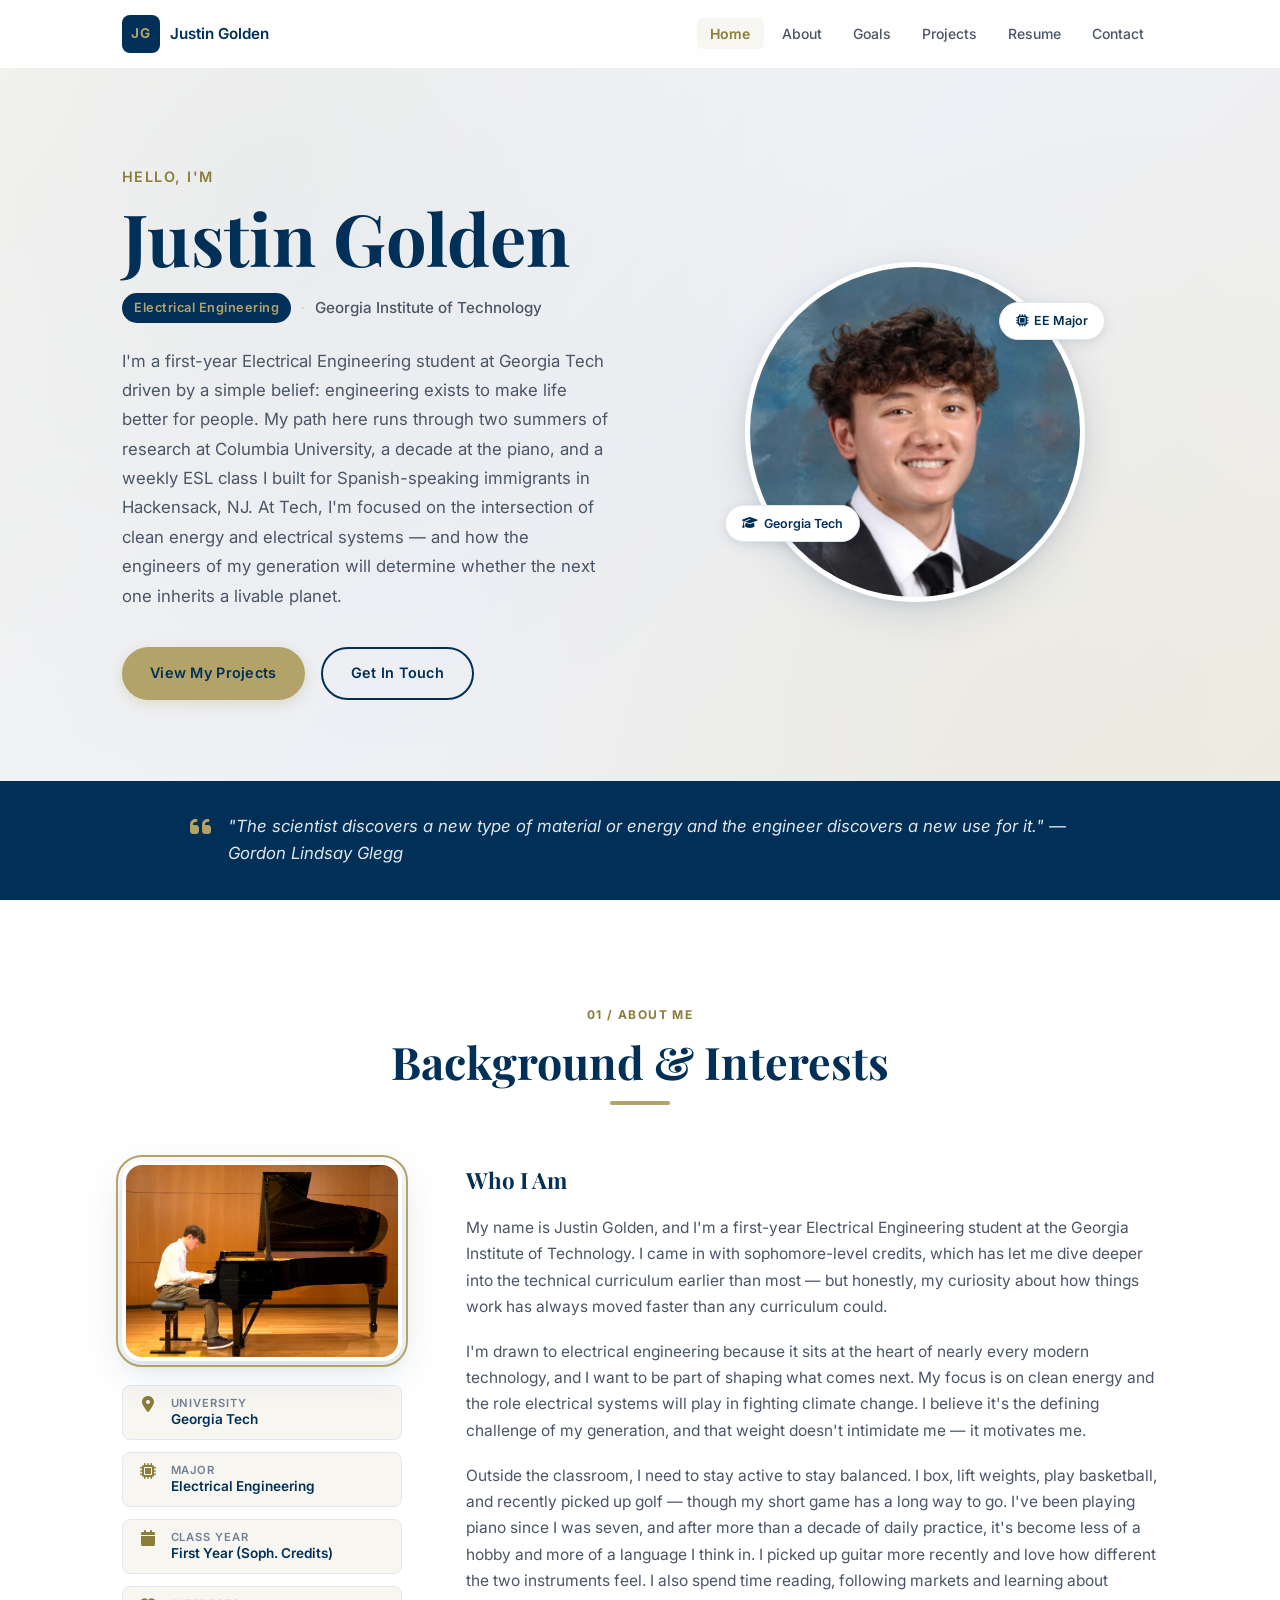
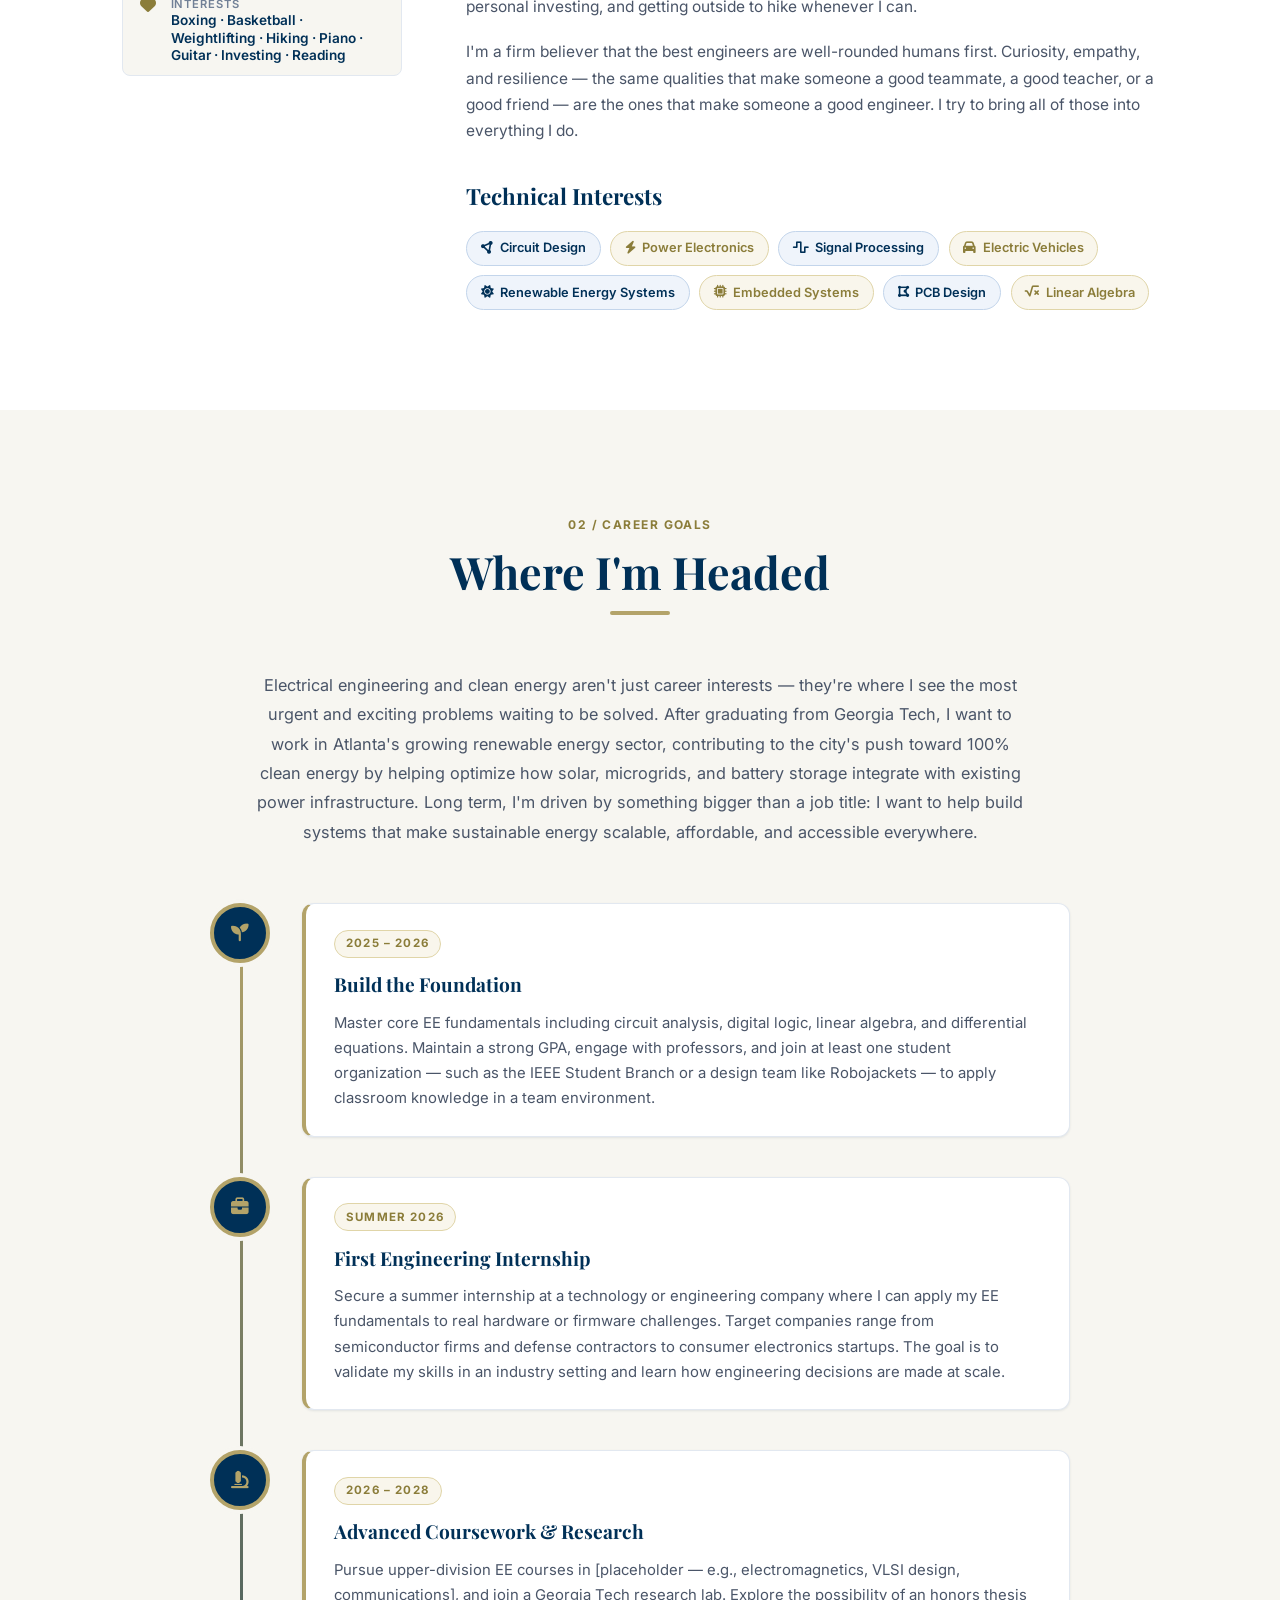
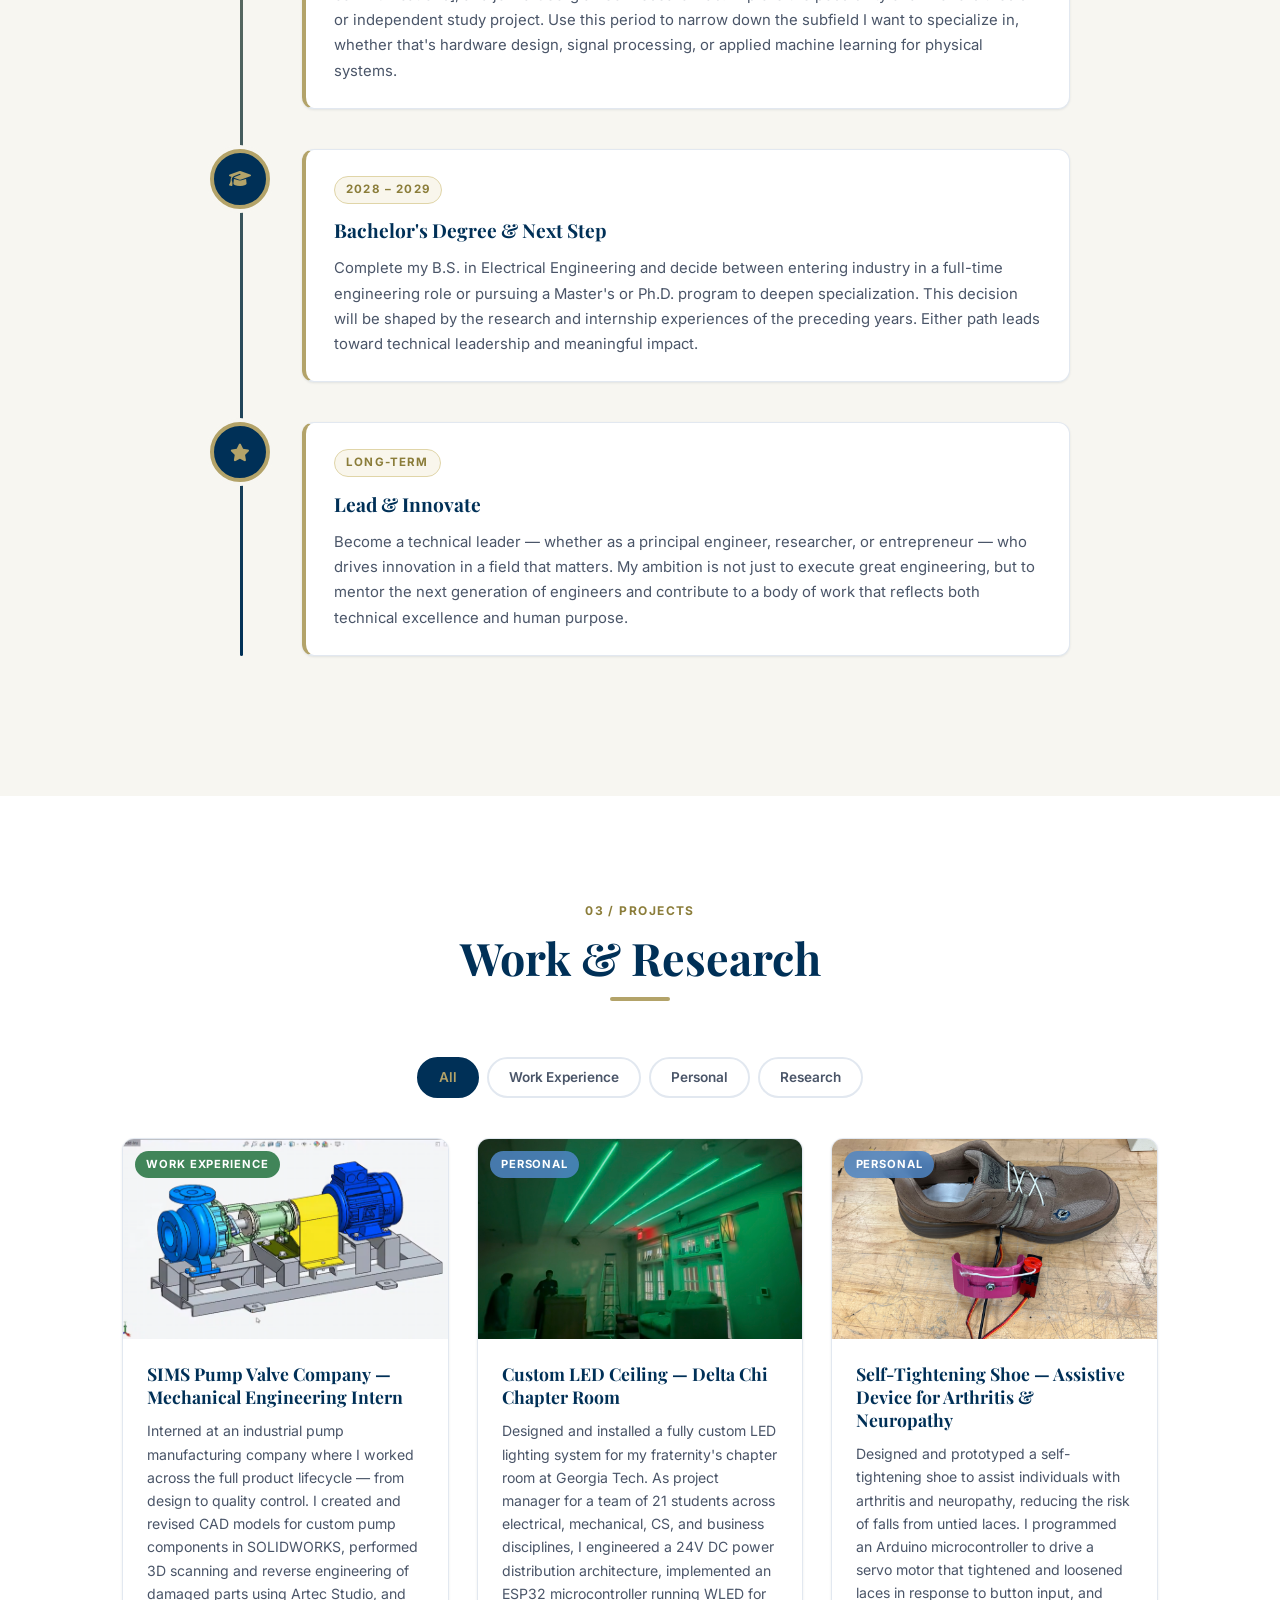
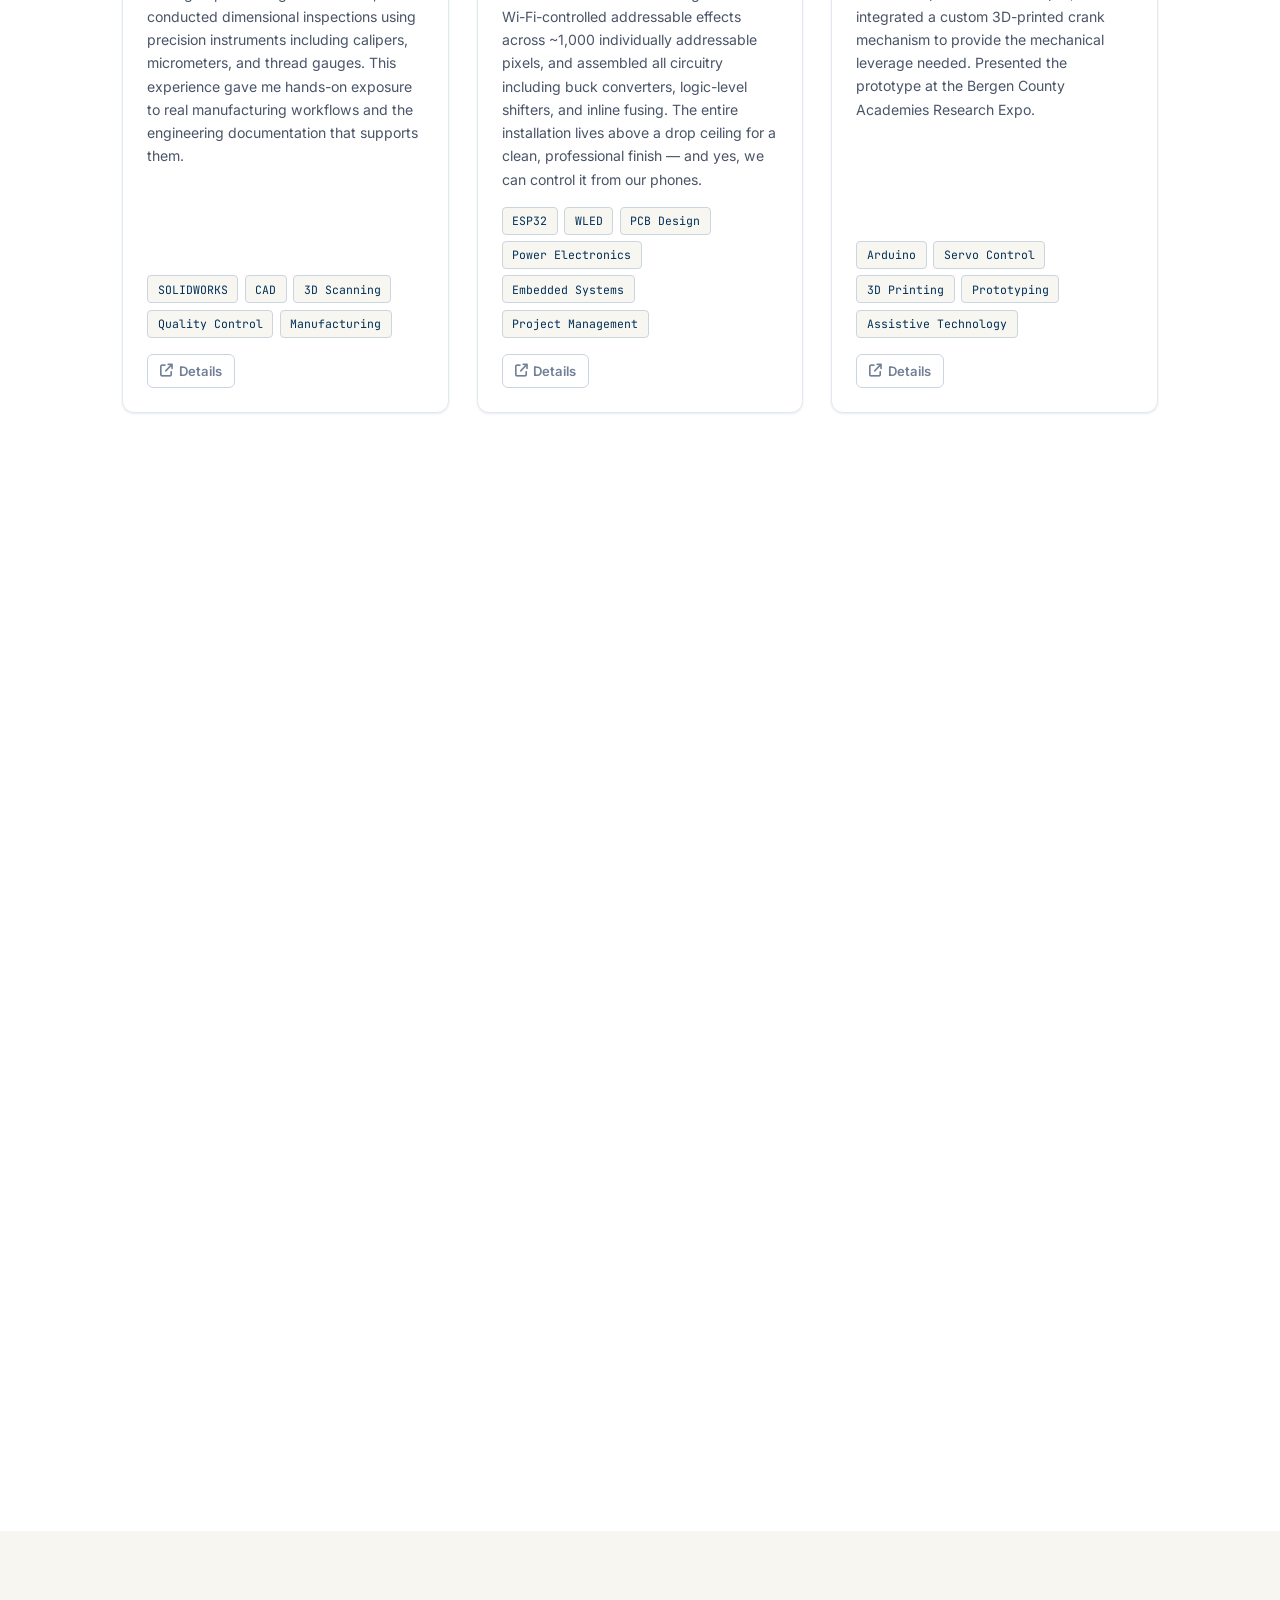
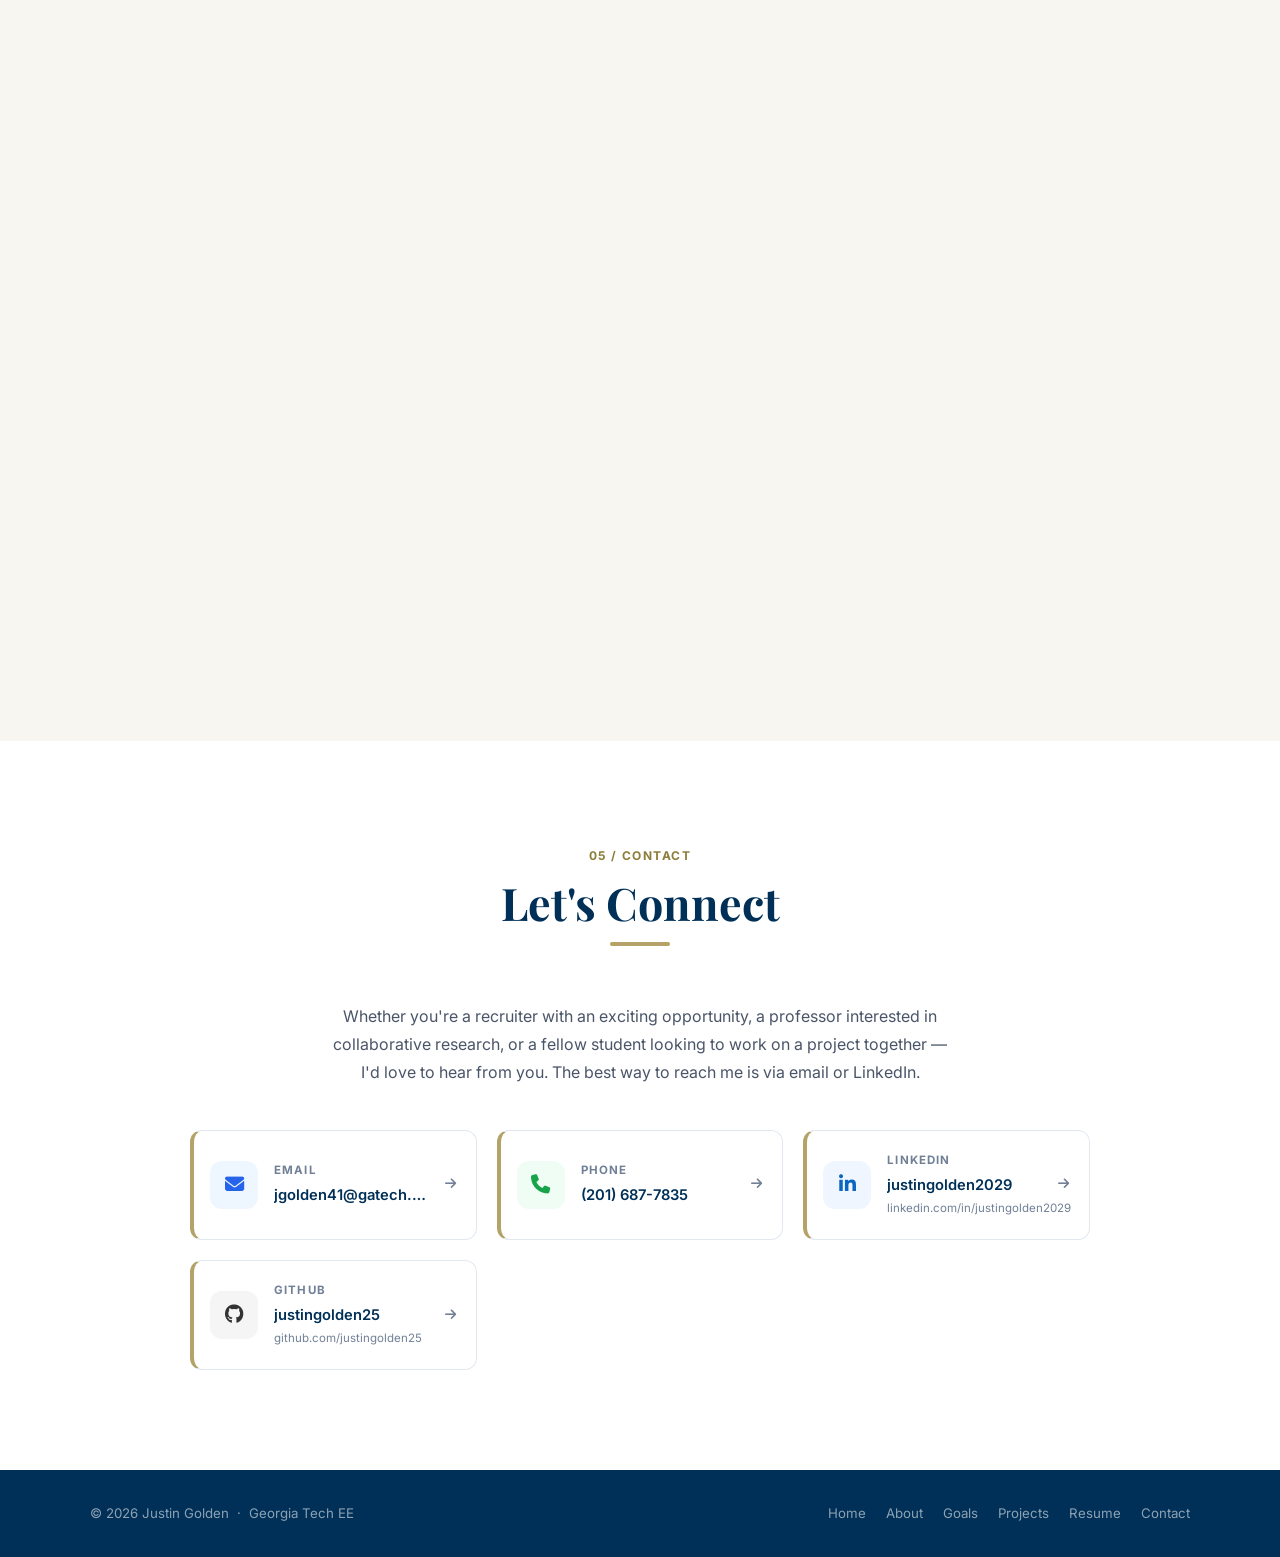
<file: index.html>
<!DOCTYPE html>
<html lang="en">
<head>
  <meta charset="UTF-8" />
  <meta name="viewport" content="width=device-width, initial-scale=1.0" />
  <title>Justin Golden | EE @ Georgia Tech</title>
  <meta name="description" content="Personal ePortfolio of Justin Golden — Electrical Engineering student at Georgia Institute of Technology." />
  <link rel="preconnect" href="https://fonts.googleapis.com" />
  <link rel="preconnect" href="https://fonts.gstatic.com" crossorigin />
  <link href="https://fonts.googleapis.com/css2?family=Playfair+Display:wght@600;700&family=Inter:wght@400;500;600;700&family=JetBrains+Mono:wght@400;500&display=swap" rel="stylesheet" />
  <link rel="stylesheet" href="https://cdnjs.cloudflare.com/ajax/libs/font-awesome/6.5.0/css/all.min.css" />
  <link rel="stylesheet" href="css/styles.css" />
</head>
<body>

  <!-- ===== NAVBAR ===== -->
  <nav class="navbar" id="navbar">
    <div class="nav-container">
      <a href="#home" class="nav-logo">
        <span class="logo-mark">JG</span>
        <span class="logo-name">Justin Golden</span>
      </a>
      <button class="hamburger" id="hamburger" aria-label="Toggle navigation" aria-expanded="false">
        <span></span><span></span><span></span>
      </button>
      <ul class="nav-links" id="navLinks">
        <li><a href="#home"     class="nav-link" data-section="home">Home</a></li>
        <li><a href="#about"    class="nav-link" data-section="about">About</a></li>
        <li><a href="#goals"    class="nav-link" data-section="goals">Goals</a></li>
        <li><a href="#projects" class="nav-link" data-section="projects">Projects</a></li>
        <li><a href="#resume"   class="nav-link" data-section="resume">Resume</a></li>
        <li><a href="#contact"  class="nav-link" data-section="contact">Contact</a></li>
      </ul>
    </div>
  </nav>

  <!-- ===== HERO / HOME ===== -->
  <section id="home" class="section hero-section">
    <div class="hero-bg-pattern"></div>
    <div class="hero-container">
      <div class="hero-text" data-reveal>
        <p class="hero-greeting">Hello, I'm</p>
        <h1 class="hero-name">Justin Golden</h1>
        <p class="hero-title">
          <span class="title-badge">Electrical Engineering</span>
          <span class="title-sep">·</span>
          Georgia Institute of Technology
        </p>
        <p class="hero-tagline">
          I'm a first-year Electrical Engineering student at Georgia Tech driven by a simple belief: engineering exists to make life better for people. My path here runs through two summers of research at Columbia University, a decade at the piano, and a weekly ESL class I built for Spanish-speaking immigrants in Hackensack, NJ. At Tech, I'm focused on the intersection of clean energy and electrical systems — and how the engineers of my generation will determine whether the next one inherits a livable planet.
        </p>
        <div class="hero-cta">
          <a href="#projects" class="btn btn-primary">View My Projects</a>
          <a href="#contact"  class="btn btn-outline">Get In Touch</a>
        </div>
      </div>
      <div class="hero-image" data-reveal>
        <div class="hero-img-frame">
          <img src="assets/jgheadshot.jpg" alt="Justin Golden" class="hero-portrait" />
          <div class="img-badge badge-gt">
            <i class="fa-solid fa-graduation-cap"></i>
            Georgia Tech
          </div>
          <div class="img-badge badge-ee">
            <i class="fa-solid fa-microchip"></i>
            EE Major
          </div>
        </div>
      </div>
    </div>
    <!-- Quote bar -->
    <div class="quote-bar" data-reveal>
      <div class="quote-inner">
        <i class="fa-solid fa-quote-left quote-icon"></i>
        <blockquote>
          "The scientist discovers a new type of material or energy and the engineer discovers a
          new use for it." — Gordon Lindsay Glegg
        </blockquote>
      </div>
    </div>
    <a href="#about" class="scroll-indicator" aria-label="Scroll to About section">
      <i class="fa-solid fa-chevron-down"></i>
    </a>
  </section>

  <!-- ===== ABOUT ME ===== -->
  <section id="about" class="section about-section">
    <div class="container">
      <div class="section-header" data-reveal>
        <span class="section-label">01 / About Me</span>
        <h2 class="section-title">Background &amp; Interests</h2>
      </div>

      <div class="about-grid">
        <!-- Left: Photo + quick stats -->
        <div class="about-left" data-reveal>
          <div class="about-photo-wrap">
            <img src="assets/jgpiano.png" alt="Justin Golden at the piano" class="about-photo" />
          </div>
          <div class="quick-stats">
            <div class="stat-card">
              <i class="fa-solid fa-location-dot stat-icon"></i>
              <div>
                <p class="stat-label">University</p>
                <p class="stat-value">Georgia Tech</p>
              </div>
            </div>
            <div class="stat-card">
              <i class="fa-solid fa-microchip stat-icon"></i>
              <div>
                <p class="stat-label">Major</p>
                <p class="stat-value">Electrical Engineering</p>
              </div>
            </div>
            <div class="stat-card">
              <i class="fa-solid fa-calendar stat-icon"></i>
              <div>
                <p class="stat-label">Class Year</p>
                <p class="stat-value">First Year (Soph. Credits)</p>
              </div>
            </div>
            <div class="stat-card">
              <i class="fa-solid fa-heart stat-icon"></i>
              <div>
                <p class="stat-label">Interests</p>
                <p class="stat-value">Boxing · Basketball · Weightlifting · Hiking · Piano · Guitar · Investing · Reading</p>
              </div>
            </div>
          </div>
        </div>

        <!-- Right: Bio + interests -->
        <div class="about-right" data-reveal>
          <h3 class="about-heading">Who I Am</h3>
          <p class="about-bio">
            My name is Justin Golden, and I'm a first-year Electrical Engineering student at the Georgia Institute of Technology. I came in with sophomore-level credits, which has let me dive deeper into the technical curriculum earlier than most — but honestly, my curiosity about how things work has always moved faster than any curriculum could.
          </p>
          <p class="about-bio">
            I'm drawn to electrical engineering because it sits at the heart of nearly every modern technology, and I want to be part of shaping what comes next. My focus is on clean energy and the role electrical systems will play in fighting climate change. I believe it's the defining challenge of my generation, and that weight doesn't intimidate me — it motivates me.
          </p>
          <p class="about-bio">
            Outside the classroom, I need to stay active to stay balanced. I box, lift weights, play basketball, and recently picked up golf — though my short game has a long way to go. I've been playing piano since I was seven, and after more than a decade of daily practice, it's become less of a hobby and more of a language I think in. I picked up guitar more recently and love how different the two instruments feel. I also spend time reading, following markets and learning about personal investing, and getting outside to hike whenever I can.
          </p>
          <p class="about-bio">
            I'm a firm believer that the best engineers are well-rounded humans first. Curiosity, empathy, and resilience — the same qualities that make someone a good teammate, a good teacher, or a good friend — are the ones that make someone a good engineer. I try to bring all of those into everything I do.
          </p>

          <h3 class="about-heading" style="margin-top: 2rem;">Technical Interests</h3>
          <div class="interest-tags">
            <span class="tag tag-blue"><i class="fa-solid fa-circle-nodes"></i> Circuit Design</span>
            <span class="tag tag-gold"><i class="fa-solid fa-bolt"></i> Power Electronics</span>
            <span class="tag tag-blue"><i class="fa-solid fa-wave-square"></i> Signal Processing</span>
            <span class="tag tag-gold"><i class="fa-solid fa-car"></i> Electric Vehicles</span>
            <span class="tag tag-blue"><i class="fa-solid fa-sun"></i> Renewable Energy Systems</span>
            <span class="tag tag-gold"><i class="fa-solid fa-microchip"></i> Embedded Systems</span>
            <span class="tag tag-blue"><i class="fa-solid fa-draw-polygon"></i> PCB Design</span>
            <span class="tag tag-gold"><i class="fa-solid fa-square-root-variable"></i> Linear Algebra</span>
          </div>
        </div>
      </div>
    </div>
  </section>

  <!-- ===== CAREER GOALS ===== -->
  <section id="goals" class="section goals-section">
    <div class="container">
      <div class="section-header" data-reveal>
        <span class="section-label">02 / Career Goals</span>
        <h2 class="section-title">Where I'm Headed</h2>
      </div>

      <div class="goals-intro" data-reveal>
        <p>
          Electrical engineering and clean energy aren't just career interests — they're where I see the most urgent and exciting problems waiting to be solved. After graduating from Georgia Tech, I want to work in Atlanta's growing renewable energy sector, contributing to the city's push toward 100% clean energy by helping optimize how solar, microgrids, and battery storage integrate with existing power infrastructure. Long term, I'm driven by something bigger than a job title: I want to help build systems that make sustainable energy scalable, affordable, and accessible everywhere.
        </p>
      </div>

      <!-- Timeline -->
      <div class="timeline" data-reveal>

        <div class="timeline-item">
          <div class="timeline-marker">
            <i class="fa-solid fa-seedling"></i>
          </div>
          <div class="timeline-card">
            <span class="timeline-year">2025 – 2026</span>
            <h3 class="timeline-title">Build the Foundation</h3>
            <p class="timeline-desc">
              Master core EE fundamentals including circuit analysis, digital logic, linear
              algebra, and differential equations. Maintain a strong GPA, engage with professors,
              and join at least one student organization — such as the IEEE Student Branch or
              a design team like Robojackets — to apply classroom knowledge in a team environment.
            </p>
          </div>
        </div>

        <div class="timeline-item">
          <div class="timeline-marker">
            <i class="fa-solid fa-briefcase"></i>
          </div>
          <div class="timeline-card">
            <span class="timeline-year">Summer 2026</span>
            <h3 class="timeline-title">First Engineering Internship</h3>
            <p class="timeline-desc">
              Secure a summer internship at a technology or engineering company where I can
              apply my EE fundamentals to real hardware or firmware challenges. Target companies
              range from semiconductor firms and defense contractors to consumer electronics
              startups. The goal is to validate my skills in an industry setting and learn how
              engineering decisions are made at scale.
            </p>
          </div>
        </div>

        <div class="timeline-item">
          <div class="timeline-marker">
            <i class="fa-solid fa-microscope"></i>
          </div>
          <div class="timeline-card">
            <span class="timeline-year">2026 – 2028</span>
            <h3 class="timeline-title">Advanced Coursework &amp; Research</h3>
            <p class="timeline-desc">
              Pursue upper-division EE courses in [placeholder — e.g., electromagnetics,
              VLSI design, communications], and join a Georgia Tech research lab. Explore
              the possibility of an honors thesis or independent study project. Use this
              period to narrow down the subfield I want to specialize in, whether that's
              hardware design, signal processing, or applied machine learning for physical systems.
            </p>
          </div>
        </div>

        <div class="timeline-item">
          <div class="timeline-marker">
            <i class="fa-solid fa-graduation-cap"></i>
          </div>
          <div class="timeline-card">
            <span class="timeline-year">2028 – 2029</span>
            <h3 class="timeline-title">Bachelor's Degree &amp; Next Step</h3>
            <p class="timeline-desc">
              Complete my B.S. in Electrical Engineering and decide between entering industry
              in a full-time engineering role or pursuing a Master's or Ph.D. program to deepen
              specialization. This decision will be shaped by the research and internship
              experiences of the preceding years. Either path leads toward technical leadership
              and meaningful impact.
            </p>
          </div>
        </div>

        <div class="timeline-item">
          <div class="timeline-marker">
            <i class="fa-solid fa-star"></i>
          </div>
          <div class="timeline-card">
            <span class="timeline-year">Long-Term</span>
            <h3 class="timeline-title">Lead &amp; Innovate</h3>
            <p class="timeline-desc">
              Become a technical leader — whether as a principal engineer, researcher, or
              entrepreneur — who drives innovation in a field that matters. My ambition is
              not just to execute great engineering, but to mentor the next generation of
              engineers and contribute to a body of work that reflects both technical
              excellence and human purpose.
            </p>
          </div>
        </div>

      </div><!-- /timeline -->
    </div>
  </section>

  <!-- ===== PROJECTS ===== -->
  <section id="projects" class="section projects-section">
    <div class="container">
      <div class="section-header" data-reveal>
        <span class="section-label">03 / Projects</span>
        <h2 class="section-title">Work &amp; Research</h2>
      </div>

      <!-- Filter tabs -->
      <div class="filter-tabs" data-reveal>
        <button class="filter-btn active" data-filter="all">All</button>
        <button class="filter-btn" data-filter="work">Work Experience</button>
        <button class="filter-btn" data-filter="personal">Personal</button>
        <button class="filter-btn" data-filter="research">Research</button>
        <button class="filter-btn" data-filter="coursework" hidden>GT Coursework</button>
      </div>

      <!-- Project grid -->
      <div class="projects-grid" id="projectsGrid">

        <!-- Work Experience: SIMS Pump Valve -->
        <article class="project-card" data-category="work" data-reveal>
          <div class="card-img-wrap">
            <img src="assets/simspump.png" alt="SIMS Pump Valve Company internship" class="card-img" />
            <span class="card-category cat-work">Work Experience</span>
          </div>
          <div class="card-body">
            <h3 class="card-title">SIMS Pump Valve Company — Mechanical Engineering Intern</h3>
            <p class="card-desc">
              Interned at an industrial pump manufacturing company where I worked across the full product lifecycle — from design to quality control. I created and revised CAD models for custom pump components in SOLIDWORKS, performed 3D scanning and reverse engineering of damaged parts using Artec Studio, and conducted dimensional inspections using precision instruments including calipers, micrometers, and thread gauges. This experience gave me hands-on exposure to real manufacturing workflows and the engineering documentation that supports them.
            </p>
            <div class="card-tags">
              <span class="tech-tag">SOLIDWORKS</span>
              <span class="tech-tag">CAD</span>
              <span class="tech-tag">3D Scanning</span>
              <span class="tech-tag">Quality Control</span>
              <span class="tech-tag">Manufacturing</span>
            </div>
            <div class="card-links">
              <a href="#" class="card-link card-link-secondary"><i class="fa-solid fa-arrow-up-right-from-square"></i> Details</a>
            </div>
          </div>
        </article>

        <!-- Personal: Custom LED Ceiling -->
        <article class="project-card" data-category="personal" data-reveal>
          <div class="card-img-wrap">
            <img src="assets/clublights.jpg" alt="Custom LED ceiling project" class="card-img" />
            <span class="card-category cat-personal">Personal</span>
          </div>
          <div class="card-body">
            <h3 class="card-title">Custom LED Ceiling — Delta Chi Chapter Room</h3>
            <p class="card-desc">
              Designed and installed a fully custom LED lighting system for my fraternity's chapter room at Georgia Tech. As project manager for a team of 21 students across electrical, mechanical, CS, and business disciplines, I engineered a 24V DC power distribution architecture, implemented an ESP32 microcontroller running WLED for Wi-Fi-controlled addressable effects across ~1,000 individually addressable pixels, and assembled all circuitry including buck converters, logic-level shifters, and inline fusing. The entire installation lives above a drop ceiling for a clean, professional finish — and yes, we can control it from our phones.
            </p>
            <div class="card-tags">
              <span class="tech-tag">ESP32</span>
              <span class="tech-tag">WLED</span>
              <span class="tech-tag">PCB Design</span>
              <span class="tech-tag">Power Electronics</span>
              <span class="tech-tag">Embedded Systems</span>
              <span class="tech-tag">Project Management</span>
            </div>
            <div class="card-links">
              <a href="pages/led-ceiling.html" class="card-link card-link-secondary"><i class="fa-solid fa-arrow-up-right-from-square"></i> Details</a>
            </div>
          </div>
        </article>

        <!-- Personal: Self-Tightening Shoe -->
        <article class="project-card" data-category="personal" data-reveal>
          <div class="card-img-wrap">
            <img src="assets/selftighteningshoe.jpeg" alt="Self-tightening shoe assistive device" class="card-img" />
            <span class="card-category cat-personal">Personal</span>
          </div>
          <div class="card-body">
            <h3 class="card-title">Self-Tightening Shoe — Assistive Device for Arthritis &amp; Neuropathy</h3>
            <p class="card-desc">
              Designed and prototyped a self-tightening shoe to assist individuals with arthritis and neuropathy, reducing the risk of falls from untied laces. I programmed an Arduino microcontroller to drive a servo motor that tightened and loosened laces in response to button input, and integrated a custom 3D-printed crank mechanism to provide the mechanical leverage needed. Presented the prototype at the Bergen County Academies Research Expo.
            </p>
            <div class="card-tags">
              <span class="tech-tag">Arduino</span>
              <span class="tech-tag">Servo Control</span>
              <span class="tech-tag">3D Printing</span>
              <span class="tech-tag">Prototyping</span>
              <span class="tech-tag">Assistive Technology</span>
            </div>
            <div class="card-links">
              <a href="#" class="card-link card-link-secondary"><i class="fa-solid fa-arrow-up-right-from-square"></i> Details</a>
            </div>
          </div>
        </article>

        <!-- Research: Columbia PDMS -->
        <article class="project-card" data-category="research" data-reveal>
          <div class="card-img-wrap">
            <img src="assets/fabprocesspdms.jpg" alt="Columbia University PDMS research" class="card-img" />
            <span class="card-category cat-research">Research</span>
          </div>
          <div class="card-body">
            <h3 class="card-title">Columbia University — PDMS Research (Kymissis Lab)</h3>
            <p class="card-desc">
              Conducted 400+ hours of undergraduate research at Columbia University's Kymissis Lab over two summers, investigating polydimethylsiloxane (PDMS) for applications in robotics and electronic skin. My first summer focused on surface property modification — treating PDMS samples with various silanes to enhance hydrophobicity for robotic manipulation applications, using a contact angle goniometer and ImageJ analysis to quantify results. I served as lead author of a research paper submitted to the Journal of Vacuum Science &amp; Technology B. My second summer shifted toward electrical characterization, where I designed and fabricated custom PCBs to evaluate conductivity of PDMS-based composites through Transmission Line Method and Van der Pauw testing.
            </p>
            <div class="card-tags">
              <span class="tech-tag">PDMS</span>
              <span class="tech-tag">PCB Design</span>
              <span class="tech-tag">Altium</span>
              <span class="tech-tag">Materials Research</span>
              <span class="tech-tag">Robotics</span>
              <span class="tech-tag">Lab Techniques</span>
              <span class="tech-tag">Research Publication</span>
            </div>
            <div class="card-links">
              <a href="#" class="card-link"><i class="fa-solid fa-file-lines"></i> Paper / Report</a>
              <a href="#" class="card-link card-link-secondary"><i class="fa-solid fa-arrow-up-right-from-square"></i> Details</a>
            </div>
          </div>
        </article>

      </div><!-- /projects-grid -->
    </div>
  </section>

  <!-- ===== RESUME ===== -->
  <section id="resume" class="section resume-section">
    <div class="container">
      <div class="section-header" data-reveal>
        <span class="section-label">04 / Resume</span>
        <h2 class="section-title">Resume</h2>
      </div>

      <div class="resume-intro" data-reveal>
        <p>
          A snapshot of my academic background, technical skills, and experience.
          Download the full PDF version or browse the summary below.
        </p>
        <div class="resume-actions">
          <a href="assets/resume.pdf" download class="btn btn-primary">
            <i class="fa-solid fa-download"></i> Download PDF
          </a>
          <span class="resume-updated">Last updated: Spring 2026</span>
        </div>
      </div>

      <!-- Resume preview card -->
      <div class="resume-card" data-reveal>
        <div class="resume-doc">

          <!-- Resume header -->
          <div class="rdoc-header">
            <h2 class="rdoc-name">Justin Golden</h2>
            <p class="rdoc-contact-line">
              Atlanta, GA 30332 &nbsp;·&nbsp;
              <a href="tel:+12016877835">(201) 687-7835</a> &nbsp;·&nbsp;
              <a href="mailto:jgolden41@gatech.edu">jgolden41@gatech.edu</a> &nbsp;·&nbsp;
              <a href="https://linkedin.com/in/justingolden2029/" target="_blank" rel="noopener">linkedin.com/in/justingolden2029</a> &nbsp;·&nbsp;
              U.S. Citizen
            </p>
          </div>

          <!-- Objective -->
          <div class="rdoc-section">
            <h3 class="rdoc-section-title">Objective</h3>
            <p class="rdoc-objective">
              Electrical Engineering student at Georgia Tech with hands-on experience in circuit design, PCB development, and embedded systems, seeking opportunities to apply technical skills toward impactful engineering challenges in energy, hardware, or research.
            </p>
          </div>

          <!-- Education -->
          <div class="rdoc-section">
            <h3 class="rdoc-section-title">Education</h3>
            <div class="rdoc-entry">
              <div class="rdoc-entry-header">
                <strong>Georgia Institute of Technology</strong>
                <span>Atlanta, GA</span>
              </div>
              <div class="rdoc-entry-sub">
                <em>Bachelor of Science — Electrical Engineering</em>
                <span>Expected May 2028</span>
              </div>
            </div>
          </div>

          <!-- Experience -->
          <div class="rdoc-section">
            <h3 class="rdoc-section-title">Experience</h3>
            <div class="rdoc-entry">
              <div class="rdoc-entry-header">
                <strong>Sims Pump Valve Company</strong>
                <span>Hoboken, NJ</span>
              </div>
              <div class="rdoc-entry-sub">
                <em>Mechanical Engineering Internship</em>
                <span>September 2024 – June 2025</span>
              </div>
              <ul class="rdoc-list">
                <li>Designed and revised CAD models and drawings for custom pump components in SOLIDWORKS</li>
                <li>Performed 3D scanning and post-processing of client pump components using Artec Studio; converted scan meshes into CAD models to guide redesign and manufacturing</li>
                <li>Conducted quality control inspections using calipers, micrometers, and thread gauges</li>
                <li>Gained exposure to full manufacturing workflow from client repair requests through engineering documentation, machining, and quality control</li>
              </ul>
            </div>
            <div class="rdoc-entry">
              <div class="rdoc-entry-header">
                <strong>Columbia University</strong>
                <span>New York, NY</span>
              </div>
              <div class="rdoc-entry-sub">
                <em>Engineering Research Internship</em>
                <span>June 2023 – June 2025</span>
              </div>
              <ul class="rdoc-list">
                <li>Conducted 400+ hours of research focused on enhancing conductivity of PDMS for applications in robotics and prosthetics</li>
                <li>Investigated composites including Ni-PDMS-PPy and PDMS with MWCNTs at varying concentrations</li>
                <li>Designed and fabricated custom PCBs for electrical testing using TLM and Van der Pauw methods</li>
                <li>Contributed to PDMS surface modification project using silane treatment and contact angle goniometry</li>
                <li>Lead author of research paper submitted for publication: <em>"A Procedure for Modification of PDMS Hydrophobicity Through Silane Treatment"</em></li>
              </ul>
            </div>
          </div>

          <!-- Engineering Projects -->
          <div class="rdoc-section">
            <h3 class="rdoc-section-title">Engineering Projects</h3>
            <div class="rdoc-entry">
              <div class="rdoc-entry-header">
                <strong>Custom Ceiling Lighting</strong>
                <span>Georgia Institute of Technology</span>
              </div>
              <div class="rdoc-entry-sub">
                <em></em>
                <span>August 2025 – January 2026</span>
              </div>
              <ul class="rdoc-list">
                <li>Designed and installed custom LED ceiling for Delta Chi chapter room integrating embedded systems, power electronics, and low-voltage distribution</li>
                <li>Engineered 24V DC power distribution architecture with fused lane buses</li>
                <li>Implemented ESP32 microcontroller with WLED software enabling multi-channel addressable effects across ~1,000 pixels</li>
                <li>Assembled circuitry including buck conversion, logic-level shifting, inline fusing, and structured grounding</li>
                <li>Led team of 21 students across electrical, mechanical, CS, and business disciplines</li>
              </ul>
            </div>
            <div class="rdoc-entry">
              <div class="rdoc-entry-header">
                <strong>Self-Tightening Shoe</strong>
                <span>Bergen County Academies</span>
              </div>
              <div class="rdoc-entry-sub">
                <em></em>
                <span>September 2022 – June 2023</span>
              </div>
              <ul class="rdoc-list">
                <li>Designed and prototyped self-tightening shoe to assist individuals with arthritis and neuropathy</li>
                <li>Programmed Arduino microcontroller to control servo motor for automated lace tightening</li>
                <li>Integrated custom 3D-printed crank mechanism for mechanical leverage</li>
                <li>Presented at Bergen County Academies Research Expo</li>
              </ul>
            </div>
          </div>

          <!-- On-Campus Involvement -->
          <div class="rdoc-section">
            <h3 class="rdoc-section-title">On-Campus Involvement</h3>
            <div class="rdoc-entry">
              <div class="rdoc-entry-header">
                <strong>HyTech Racing</strong>
                <span>Formula SAE Electric Engineering Team</span>
              </div>
              <div class="rdoc-entry-sub">
                <em></em>
                <span>August 2025 – Present</span>
              </div>
              <ul class="rdoc-list">
                <li>Active member of Electrical Subdivision contributing to PCB-level debugging for a fully electric Formula SAE vehicle</li>
                <li>Debugging 24V → 5V buck converter PCB powering a Raspberry Pi for sensor data acquisition</li>
                <li>Performed bench testing using programmable power supplies, multimeters, and oscilloscopes</li>
              </ul>
            </div>
          </div>

          <!-- Skills -->
          <div class="rdoc-section">
            <h3 class="rdoc-section-title">Skills</h3>
            <div class="rdoc-skills-grid">
              <div class="rdoc-skill-group">
                <strong>PCB Design:</strong>
                <span>Altium, Circuitmaker, KiCAD, TinkerCAD</span>
              </div>
              <div class="rdoc-skill-group">
                <strong>CAD:</strong>
                <span>SOLIDWORKS, Autodesk Fusion360, Autodesk Inventor, AutoCAD</span>
              </div>
              <div class="rdoc-skill-group">
                <strong>Programming:</strong>
                <span>Java</span>
              </div>
              <div class="rdoc-skill-group">
                <strong>Data Analysis:</strong>
                <span>Microsoft Excel, Google Sheets</span>
              </div>
              <div class="rdoc-skill-group">
                <strong>Languages:</strong>
                <span>English, Spanish</span>
              </div>
            </div>
          </div>

        </div><!-- /resume-doc -->
      </div><!-- /resume-card -->

    </div>
  </section>

  <!-- ===== CONTACT ===== -->
  <section id="contact" class="section contact-section">
    <div class="container">
      <div class="section-header" data-reveal>
        <span class="section-label">05 / Contact</span>
        <h2 class="section-title">Let's Connect</h2>
      </div>

      <p class="contact-intro" data-reveal>
        Whether you're a recruiter with an exciting opportunity, a professor interested in
        collaborative research, or a fellow student looking to work on a project together —
        I'd love to hear from you. The best way to reach me is via email or LinkedIn.
      </p>

      <div class="contact-grid" data-reveal>

        <a href="mailto:jgolden41@gatech.edu" class="contact-card">
          <div class="contact-icon-wrap email-icon">
            <i class="fa-solid fa-envelope"></i>
          </div>
          <div class="contact-info">
            <p class="contact-type">Email</p>
            <p class="contact-value">jgolden41@gatech.edu</p>
          </div>
          <i class="fa-solid fa-arrow-right contact-arrow"></i>
        </a>

        <a href="tel:+12016877835" class="contact-card">
          <div class="contact-icon-wrap phone-icon">
            <i class="fa-solid fa-phone"></i>
          </div>
          <div class="contact-info">
            <p class="contact-type">Phone</p>
            <p class="contact-value">(201) 687-7835</p>
          </div>
          <i class="fa-solid fa-arrow-right contact-arrow"></i>
        </a>

        <a href="https://www.linkedin.com/in/justingolden2029/" target="_blank" rel="noopener" class="contact-card">
          <div class="contact-icon-wrap linkedin-icon">
            <i class="fa-brands fa-linkedin-in"></i>
          </div>
          <div class="contact-info">
            <p class="contact-type">LinkedIn</p>
            <p class="contact-value">justingolden2029</p>
            <p class="contact-note">linkedin.com/in/justingolden2029</p>
          </div>
          <i class="fa-solid fa-arrow-right contact-arrow"></i>
        </a>

        <a href="https://github.com/justingolden25" target="_blank" rel="noopener" class="contact-card">
          <div class="contact-icon-wrap github-icon">
            <i class="fa-brands fa-github"></i>
          </div>
          <div class="contact-info">
            <p class="contact-type">GitHub</p>
            <p class="contact-value">justingolden25</p>
            <p class="contact-note">github.com/justingolden25</p>
          </div>
          <i class="fa-solid fa-arrow-right contact-arrow"></i>
        </a>

      </div><!-- /contact-grid -->
    </div>
  </section>

  <!-- ===== FOOTER ===== -->
  <footer class="footer">
    <div class="footer-inner">
      <p class="footer-copy">&copy; 2026 Justin Golden &nbsp;·&nbsp; Georgia Tech EE</p>
      <nav class="footer-nav">
        <a href="#home">Home</a>
        <a href="#about">About</a>
        <a href="#goals">Goals</a>
        <a href="#projects">Projects</a>
        <a href="#resume">Resume</a>
        <a href="#contact">Contact</a>
      </nav>
    </div>
  </footer>

  <script src="js/main.js"></script>
</body>
</html>
</file>
<file: css/styles.css>
/* ============================================================
   Justin Golden — ePortfolio Stylesheet
   Georgia Tech EE · justingolden25.github.io
   ============================================================ */

/* ── Custom Properties ─────────────────────────────────────── */
:root {
  --gt-gold:        #B3A369;
  --gt-gold-dark:   #8B7D3A;
  --gt-gold-light:  #D4C98A;
  --gt-navy:        #003057;
  --gt-navy-mid:    #1a4a7a;
  --gt-blue:        #4F86C6;

  --bg:             #FFFFFF;
  --bg-alt:         #F7F6F1;
  --bg-card:        #FFFFFF;
  --bg-dark:        #0f1923;

  --text:           #1A1A2E;
  --text-mid:       #4A5568;
  --text-muted:     #718096;
  --border:         #E2E8F0;
  --border-dark:    #CBD5E0;

  --shadow-sm:  0 1px 3px rgba(0,48,87,.06), 0 1px 2px rgba(0,48,87,.04);
  --shadow:     0 4px 16px rgba(0,48,87,.08), 0 2px 6px rgba(0,48,87,.05);
  --shadow-lg:  0 12px 40px rgba(0,48,87,.12), 0 4px 12px rgba(0,48,87,.07);

  --radius:     12px;
  --radius-sm:  8px;
  --radius-lg:  20px;

  --nav-h:      68px;

  --font-body:    'Inter', system-ui, sans-serif;
  --font-heading: 'Playfair Display', Georgia, serif;
  --font-mono:    'JetBrains Mono', 'Courier New', monospace;

  --transition: 220ms ease;
}

/* ── Reset & Base ───────────────────────────────────────────── */
*, *::before, *::after { box-sizing: border-box; margin: 0; padding: 0; }

html {
  scroll-behavior: smooth;
  scroll-padding-top: var(--nav-h);
}

body {
  font-family: var(--font-body);
  font-size: 16px;
  line-height: 1.7;
  color: var(--text);
  background: var(--bg);
  -webkit-font-smoothing: antialiased;
}

img { display: block; max-width: 100%; }
a  { color: inherit; text-decoration: none; }
ul { list-style: none; }
button { cursor: pointer; border: none; background: none; font: inherit; }

/* ── Layout Utilities ───────────────────────────────────────── */
.container {
  max-width: 1100px;
  margin: 0 auto;
  padding: 0 2rem;
}

.section {
  padding: 100px 0;
}

/* ── Scroll Reveal ──────────────────────────────────────────── */
[data-reveal] {
  opacity: 0;
  transform: translateY(24px);
  transition: opacity 0.6s ease, transform 0.6s ease;
}
[data-reveal].visible {
  opacity: 1;
  transform: translateY(0);
}

/* ── Buttons ────────────────────────────────────────────────── */
.btn {
  display: inline-flex;
  align-items: center;
  gap: .5rem;
  padding: .75rem 1.75rem;
  border-radius: 50px;
  font-weight: 600;
  font-size: .9rem;
  letter-spacing: .02em;
  transition: all var(--transition);
  white-space: nowrap;
}
.btn-primary {
  background: var(--gt-gold);
  color: var(--gt-navy);
  box-shadow: 0 4px 14px rgba(179,163,105,.3);
}
.btn-primary:hover {
  background: var(--gt-gold-dark);
  transform: translateY(-2px);
  box-shadow: 0 6px 20px rgba(179,163,105,.4);
}
.btn-outline {
  background: transparent;
  color: var(--gt-navy);
  border: 2px solid var(--gt-navy);
}
.btn-outline:hover {
  background: var(--gt-navy);
  color: #fff;
  transform: translateY(-2px);
}

/* ── Section Headers ────────────────────────────────────────── */
.section-header {
  text-align: center;
  margin-bottom: 3.5rem;
}
.section-label {
  display: inline-block;
  font-size: .75rem;
  font-weight: 700;
  letter-spacing: .12em;
  text-transform: uppercase;
  color: var(--gt-gold-dark);
  margin-bottom: .6rem;
}
.section-title {
  font-family: var(--font-heading);
  font-size: clamp(2rem, 4vw, 2.8rem);
  color: var(--gt-navy);
  line-height: 1.2;
}
.section-title::after {
  content: '';
  display: block;
  width: 60px;
  height: 4px;
  background: var(--gt-gold);
  border-radius: 2px;
  margin: .75rem auto 0;
}

/* ============================================================
   NAVBAR
   ============================================================ */
.navbar {
  position: fixed;
  top: 0; left: 0; right: 0;
  height: var(--nav-h);
  z-index: 1000;
  background: rgba(255,255,255,0.92);
  backdrop-filter: blur(12px);
  -webkit-backdrop-filter: blur(12px);
  border-bottom: 1px solid transparent;
  transition: border-color var(--transition), box-shadow var(--transition);
}
.navbar.scrolled {
  border-bottom-color: var(--border);
  box-shadow: var(--shadow-sm);
}
.nav-container {
  max-width: 1100px;
  margin: 0 auto;
  padding: 0 2rem;
  height: 100%;
  display: flex;
  align-items: center;
  justify-content: space-between;
}
.nav-logo {
  display: flex;
  align-items: center;
  gap: .65rem;
  text-decoration: none;
}
.logo-mark {
  display: inline-flex;
  align-items: center;
  justify-content: center;
  width: 38px; height: 38px;
  background: var(--gt-navy);
  color: var(--gt-gold);
  font-weight: 700;
  font-size: .85rem;
  letter-spacing: .04em;
  border-radius: 8px;
  flex-shrink: 0;
}
.logo-name {
  font-weight: 600;
  font-size: .95rem;
  color: var(--gt-navy);
}
.nav-links {
  display: flex;
  align-items: center;
  gap: .25rem;
}
.nav-link {
  padding: .45rem .85rem;
  border-radius: 6px;
  font-size: .875rem;
  font-weight: 500;
  color: var(--text-mid);
  transition: color var(--transition), background var(--transition);
}
.nav-link:hover,
.nav-link.active {
  color: var(--gt-navy);
  background: var(--bg-alt);
}
.nav-link.active {
  color: var(--gt-gold-dark);
  font-weight: 600;
}
.hamburger {
  display: none;
  flex-direction: column;
  gap: 5px;
  padding: 6px;
}
.hamburger span {
  display: block;
  width: 22px; height: 2px;
  background: var(--gt-navy);
  border-radius: 2px;
  transition: transform var(--transition), opacity var(--transition);
}
.hamburger.open span:nth-child(1) { transform: translateY(7px) rotate(45deg); }
.hamburger.open span:nth-child(2) { opacity: 0; }
.hamburger.open span:nth-child(3) { transform: translateY(-7px) rotate(-45deg); }

/* ============================================================
   HERO SECTION
   ============================================================ */
.hero-section {
  min-height: 100vh;
  background: linear-gradient(135deg, #f7f6f1 0%, #eef0f5 50%, #f0ede3 100%);
  padding: 0;
  display: flex;
  flex-direction: column;
  position: relative;
  overflow: hidden;
}
.hero-bg-pattern {
  position: absolute;
  inset: 0;
  background-image:
    radial-gradient(circle at 20% 20%, rgba(0,48,87,.04) 0%, transparent 50%),
    radial-gradient(circle at 80% 80%, rgba(179,163,105,.06) 0%, transparent 50%);
  pointer-events: none;
}
.hero-container {
  flex: 1;
  display: grid;
  grid-template-columns: 1fr 1fr;
  align-items: center;
  max-width: 1100px;
  margin: 0 auto;
  padding: calc(var(--nav-h) + 3rem) 2rem 2rem;
  gap: 4rem;
}
.hero-greeting {
  font-size: .9rem;
  font-weight: 600;
  letter-spacing: .1em;
  text-transform: uppercase;
  color: var(--gt-gold-dark);
  margin-bottom: .5rem;
}
.hero-name {
  font-family: var(--font-heading);
  font-size: clamp(2.8rem, 6vw, 4.5rem);
  color: var(--gt-navy);
  line-height: 1.1;
  margin-bottom: 1rem;
}
.hero-title {
  display: flex;
  align-items: center;
  gap: .6rem;
  margin-bottom: 1.5rem;
  color: var(--text-mid);
  font-size: .95rem;
  font-weight: 500;
  flex-wrap: wrap;
}
.title-badge {
  background: var(--gt-navy);
  color: var(--gt-gold);
  padding: .25rem .75rem;
  border-radius: 50px;
  font-size: .8rem;
  font-weight: 600;
  letter-spacing: .04em;
}
.title-sep {
  color: var(--border-dark);
}
.hero-tagline {
  font-size: 1.05rem;
  color: var(--text-mid);
  line-height: 1.75;
  max-width: 520px;
  margin-bottom: 2.25rem;
}
.hero-cta {
  display: flex;
  gap: 1rem;
  flex-wrap: wrap;
}

/* Hero image */
.hero-image {
  display: flex;
  justify-content: center;
}
.hero-img-frame {
  position: relative;
  width: 340px;
  height: 340px;
}
.hero-portrait {
  width: 100%;
  height: 100%;
  object-fit: cover;
  object-position: top center;
  border-radius: 50%;
  box-shadow: var(--shadow-lg);
  border: 5px solid white;
}
.img-badge {
  position: absolute;
  background: white;
  border-radius: 50px;
  padding: .45rem 1rem;
  font-size: .78rem;
  font-weight: 600;
  box-shadow: var(--shadow);
  display: flex;
  align-items: center;
  gap: .4rem;
  color: var(--gt-navy);
  border: 1px solid var(--border);
}
.badge-gt {
  bottom: 60px;
  left: -20px;
}
.badge-ee {
  top: 40px;
  right: -20px;
}

/* Quote bar */
.quote-bar {
  background: var(--gt-navy);
  padding: 2rem;
}
.quote-inner {
  max-width: 900px;
  margin: 0 auto;
  display: flex;
  align-items: flex-start;
  gap: 1rem;
}
.quote-icon {
  color: var(--gt-gold);
  font-size: 1.5rem;
  flex-shrink: 0;
  margin-top: .15rem;
}
blockquote {
  font-style: italic;
  font-size: 1.05rem;
  color: rgba(255,255,255,0.88);
  line-height: 1.65;
}

/* Scroll indicator */
.scroll-indicator {
  position: absolute;
  bottom: 4.5rem;
  left: 50%;
  transform: translateX(-50%);
  color: var(--gt-navy);
  opacity: .4;
  font-size: 1.2rem;
  animation: bounce 2s infinite;
}
@keyframes bounce {
  0%, 100% { transform: translateX(-50%) translateY(0); }
  50%       { transform: translateX(-50%) translateY(6px); }
}

/* ============================================================
   ABOUT SECTION
   ============================================================ */
.about-section {
  background: var(--bg);
}
.about-grid {
  display: grid;
  grid-template-columns: 280px 1fr;
  gap: 4rem;
  align-items: start;
}
.about-photo-wrap {
  position: relative;
}
.about-photo {
  width: 100%;
  border-radius: var(--radius-lg);
  box-shadow: var(--shadow-lg);
  border: 4px solid white;
  outline: 2px solid var(--gt-gold);
  outline-offset: 4px;
}
.quick-stats {
  margin-top: 1.5rem;
  display: flex;
  flex-direction: column;
  gap: .75rem;
}
.stat-card {
  display: flex;
  align-items: flex-start;
  gap: .85rem;
  background: var(--bg-alt);
  border: 1px solid var(--border);
  border-radius: var(--radius-sm);
  padding: .65rem 1rem;
}
.stat-icon {
  color: var(--gt-gold-dark);
  font-size: 1rem;
  width: 18px;
  text-align: center;
  flex-shrink: 0;
}
.stat-label {
  font-size: .7rem;
  text-transform: uppercase;
  letter-spacing: .08em;
  color: var(--text-muted);
  font-weight: 600;
  line-height: 1.3;
}
.stat-value {
  font-size: .85rem;
  font-weight: 600;
  color: var(--gt-navy);
  line-height: 1.3;
}
.stat-interests {
  font-weight: 400;
  font-size: .8rem;
  margin-top: .2rem;
}
.interest-cat {
  font-weight: 700;
  color: var(--gt-gold-dark);
  margin-right: .3rem;
}

.about-heading {
  font-family: var(--font-heading);
  font-size: 1.4rem;
  color: var(--gt-navy);
  margin-bottom: 1rem;
}
.about-bio {
  color: var(--text-mid);
  margin-bottom: 1.15rem;
  font-size: .97rem;
}
.interest-tags {
  display: flex;
  flex-wrap: wrap;
  gap: .6rem;
  margin-top: .75rem;
}
.tag {
  display: inline-flex;
  align-items: center;
  gap: .4rem;
  padding: .35rem .85rem;
  border-radius: 50px;
  font-size: .8rem;
  font-weight: 600;
}
.tag-blue {
  background: #EFF4FB;
  color: var(--gt-navy);
  border: 1px solid #c3d5eb;
}
.tag-gold {
  background: #F9F6EC;
  color: var(--gt-gold-dark);
  border: 1px solid #e0d5a8;
}

/* ============================================================
   CAREER GOALS SECTION
   ============================================================ */
.goals-section {
  background: var(--bg-alt);
}
.goals-intro {
  max-width: 780px;
  margin: 0 auto 3.5rem;
  text-align: center;
  color: var(--text-mid);
  font-size: 1.02rem;
  line-height: 1.8;
}

/* Timeline */
.timeline {
  position: relative;
  max-width: 860px;
  margin: 0 auto;
}
.timeline::before {
  content: '';
  position: absolute;
  left: 30px;
  top: 0; bottom: 0;
  width: 3px;
  background: linear-gradient(to bottom, var(--gt-gold), var(--gt-navy));
  border-radius: 2px;
}
.timeline-item {
  display: flex;
  gap: 2rem;
  margin-bottom: 2.5rem;
  position: relative;
}
.timeline-marker {
  position: relative;
  flex-shrink: 0;
  width: 60px;
  height: 60px;
  background: var(--gt-navy);
  border: 4px solid var(--gt-gold);
  border-radius: 50%;
  display: flex;
  align-items: center;
  justify-content: center;
  color: var(--gt-gold);
  font-size: 1.1rem;
  z-index: 1;
  box-shadow: 0 0 0 4px var(--bg-alt);
}
.timeline-card {
  flex: 1;
  background: var(--bg-card);
  border: 1px solid var(--border);
  border-left: 4px solid var(--gt-gold);
  border-radius: var(--radius);
  padding: 1.5rem 1.75rem;
  box-shadow: var(--shadow-sm);
  transition: box-shadow var(--transition), transform var(--transition);
}
.timeline-card:hover {
  box-shadow: var(--shadow);
  transform: translateY(-2px);
}
.timeline-year {
  display: inline-block;
  font-size: .72rem;
  font-weight: 700;
  letter-spacing: .1em;
  text-transform: uppercase;
  color: var(--gt-gold-dark);
  background: #F9F6EC;
  border: 1px solid #e0d5a8;
  padding: .2rem .7rem;
  border-radius: 50px;
  margin-bottom: .65rem;
}
.timeline-title {
  font-family: var(--font-heading);
  font-size: 1.2rem;
  color: var(--gt-navy);
  margin-bottom: .6rem;
}
.timeline-desc {
  font-size: .93rem;
  color: var(--text-mid);
  line-height: 1.7;
}

/* ============================================================
   PROJECTS SECTION
   ============================================================ */
.projects-section {
  background: var(--bg);
}

/* Filter tabs */
.filter-tabs {
  display: flex;
  justify-content: center;
  gap: .5rem;
  margin-bottom: 2.5rem;
  flex-wrap: wrap;
}
.filter-btn {
  padding: .45rem 1.25rem;
  border-radius: 50px;
  font-size: .85rem;
  font-weight: 600;
  color: var(--text-mid);
  border: 2px solid var(--border);
  transition: all var(--transition);
}
.filter-btn:hover {
  border-color: var(--gt-gold);
  color: var(--gt-gold-dark);
}
.filter-btn.active {
  background: var(--gt-navy);
  border-color: var(--gt-navy);
  color: var(--gt-gold);
}

/* Projects grid */
.projects-grid {
  display: grid;
  grid-template-columns: repeat(auto-fill, minmax(310px, 1fr));
  gap: 1.75rem;
}
.project-card {
  background: var(--bg-card);
  border: 1px solid var(--border);
  border-radius: var(--radius);
  overflow: hidden;
  box-shadow: var(--shadow-sm);
  transition: transform var(--transition), box-shadow var(--transition);
  display: flex;
  flex-direction: column;
}
.project-card:hover {
  transform: translateY(-5px);
  box-shadow: var(--shadow-lg);
}
.project-card.hidden {
  display: none;
}
.card-img-wrap {
  position: relative;
  height: 200px;
  overflow: hidden;
  background: var(--bg-dark);
}
.card-img {
  width: 100%;
  height: 100%;
  object-fit: cover;
  transition: transform 400ms ease;
}
.project-card:hover .card-img {
  transform: scale(1.04);
}
.card-img-placeholder {
  width: 100%; height: 100%;
  display: flex;
  flex-direction: column;
  align-items: center;
  justify-content: center;
  gap: .6rem;
  font-size: .85rem;
  font-weight: 600;
  color: rgba(255,255,255,0.6);
}
.placeholder-web {
  background: linear-gradient(135deg, #1a3a5c 0%, #003057 100%);
}
.placeholder-icon {
  font-size: 2.5rem;
  color: var(--gt-gold);
  opacity: .7;
}
.card-category {
  position: absolute;
  top: 12px; left: 12px;
  font-size: .7rem;
  font-weight: 700;
  letter-spacing: .08em;
  text-transform: uppercase;
  padding: .25rem .7rem;
  border-radius: 50px;
}
.cat-coursework {
  background: rgba(0,48,87,.85);
  color: var(--gt-gold-light);
  backdrop-filter: blur(4px);
}
.cat-personal {
  background: rgba(79,134,198,.85);
  color: white;
  backdrop-filter: blur(4px);
}
.cat-research {
  background: rgba(139,125,58,.9);
  color: white;
  backdrop-filter: blur(4px);
}
.cat-work {
  background: rgba(34,113,62,.85);
  color: white;
  backdrop-filter: blur(4px);
}
.card-body {
  padding: 1.5rem;
  display: flex;
  flex-direction: column;
  flex: 1;
}
.card-title {
  font-family: var(--font-heading);
  font-size: 1.1rem;
  color: var(--gt-navy);
  margin-bottom: .65rem;
  line-height: 1.3;
}
.card-desc {
  font-size: .88rem;
  color: var(--text-mid);
  line-height: 1.65;
  flex: 1;
  margin-bottom: 1rem;
}
.card-tags {
  display: flex;
  flex-wrap: wrap;
  gap: .4rem;
  margin-bottom: 1rem;
}
.tech-tag {
  font-family: var(--font-mono);
  font-size: .72rem;
  padding: .2rem .6rem;
  background: var(--bg-alt);
  border: 1px solid var(--border-dark);
  border-radius: 4px;
  color: var(--gt-navy);
}
.card-links {
  display: flex;
  gap: .75rem;
  flex-wrap: wrap;
  margin-top: auto;
}
.card-link {
  display: inline-flex;
  align-items: center;
  gap: .35rem;
  font-size: .82rem;
  font-weight: 600;
  color: var(--gt-navy);
  padding: .3rem .75rem;
  border: 1.5px solid var(--gt-navy);
  border-radius: 6px;
  transition: all var(--transition);
}
.card-link:hover {
  background: var(--gt-navy);
  color: var(--gt-gold);
}
.card-link-secondary {
  color: var(--text-muted);
  border-color: var(--border-dark);
}
.card-link-secondary:hover {
  background: var(--bg-alt);
  color: var(--text);
}

/* ============================================================
   RESUME SECTION
   ============================================================ */
.resume-section {
  background: var(--bg-alt);
}
.resume-intro {
  max-width: 680px;
  margin: 0 auto 2.5rem;
  text-align: center;
}
.resume-intro p {
  color: var(--text-mid);
  margin-bottom: 1.25rem;
  font-size: .97rem;
}
.resume-actions {
  display: flex;
  align-items: center;
  justify-content: center;
  gap: 1.25rem;
  flex-wrap: wrap;
}
.resume-updated {
  font-size: .8rem;
  color: var(--text-muted);
  font-style: italic;
}

/* Resume doc preview */
.resume-card {
  max-width: 820px;
  margin: 0 auto;
  background: white;
  border: 1px solid var(--border);
  border-radius: var(--radius);
  box-shadow: var(--shadow-lg);
  overflow: hidden;
}
.resume-doc {
  padding: 3rem 3.5rem;
}
.rdoc-header {
  border-bottom: 3px solid var(--gt-navy);
  padding-bottom: 1.25rem;
  margin-bottom: 1.75rem;
}
.rdoc-name {
  font-family: var(--font-heading);
  font-size: 2rem;
  color: var(--gt-navy);
  margin-bottom: .4rem;
}
.rdoc-contact-line {
  font-size: .82rem;
  color: var(--text-mid);
}
.rdoc-contact-line a {
  color: var(--gt-navy);
  text-decoration: underline;
  text-underline-offset: 2px;
}
.rdoc-contact-line a:hover {
  color: var(--gt-gold-dark);
}
.rdoc-section {
  margin-bottom: 1.75rem;
}
.rdoc-section-title {
  font-size: .75rem;
  font-weight: 700;
  letter-spacing: .12em;
  text-transform: uppercase;
  color: var(--gt-gold-dark);
  border-bottom: 1px solid var(--border);
  padding-bottom: .35rem;
  margin-bottom: 1rem;
}
.rdoc-entry {
  margin-bottom: 1rem;
}
.rdoc-entry-header {
  display: flex;
  justify-content: space-between;
  font-size: .9rem;
  color: var(--gt-navy);
  flex-wrap: wrap;
  gap: .25rem;
}
.rdoc-entry-sub {
  display: flex;
  justify-content: space-between;
  font-size: .84rem;
  color: var(--text-mid);
  margin-bottom: .4rem;
  flex-wrap: wrap;
  gap: .25rem;
}
.rdoc-list {
  list-style: disc;
  padding-left: 1.4rem;
  font-size: .84rem;
  color: var(--text-mid);
  line-height: 1.7;
}
.rdoc-objective {
  font-size: .88rem;
  color: var(--text-mid);
  line-height: 1.75;
}
.rdoc-entry-sub em:empty {
  display: none;
}
.rdoc-skills-grid {
  display: grid;
  gap: .5rem;
  font-size: .84rem;
}
.rdoc-skill-group {
  color: var(--text-mid);
}
.rdoc-skill-group strong {
  color: var(--gt-navy);
  margin-right: .4rem;
}

/* ============================================================
   CONTACT SECTION
   ============================================================ */
.contact-section {
  background: var(--bg);
}
.contact-intro {
  text-align: center;
  max-width: 620px;
  margin: 0 auto 2.75rem;
  color: var(--text-mid);
  font-size: 1rem;
  line-height: 1.75;
}
.contact-grid {
  display: grid;
  grid-template-columns: repeat(auto-fill, minmax(240px, 1fr));
  gap: 1.25rem;
  max-width: 900px;
  margin: 0 auto;
}
.contact-card {
  display: flex;
  align-items: center;
  gap: 1rem;
  background: var(--bg-card);
  border: 1px solid var(--border);
  border-left: 4px solid var(--gt-gold);
  border-radius: var(--radius);
  padding: 1.25rem 1.25rem 1.25rem 1rem;
  transition: box-shadow var(--transition), transform var(--transition);
  text-decoration: none;
}
.contact-card:hover {
  box-shadow: var(--shadow);
  transform: translateY(-3px);
}
.contact-icon-wrap {
  width: 48px; height: 48px;
  border-radius: 12px;
  display: flex;
  align-items: center;
  justify-content: center;
  font-size: 1.2rem;
  flex-shrink: 0;
}
.email-icon    { background: #EEF6FF; color: #2563EB; }
.phone-icon    { background: #F0FDF4; color: #16A34A; }
.linkedin-icon { background: #EFF6FF; color: #0A66C2; }
.github-icon   { background: #F5F5F5; color: #333;    }
.contact-info  { flex: 1; min-width: 0; }
.contact-type  {
  font-size: .72rem;
  font-weight: 700;
  letter-spacing: .1em;
  text-transform: uppercase;
  color: var(--text-muted);
  margin-bottom: .15rem;
}
.contact-value {
  font-weight: 600;
  color: var(--gt-navy);
  font-size: .92rem;
  white-space: nowrap;
  overflow: hidden;
  text-overflow: ellipsis;
}
.contact-note {
  font-size: .72rem;
  color: var(--text-muted);
  margin-top: .1rem;
}
.contact-arrow {
  color: var(--text-muted);
  font-size: .8rem;
  flex-shrink: 0;
  transition: transform var(--transition);
}
.contact-card:hover .contact-arrow {
  transform: translateX(3px);
}

/* ============================================================
   FOOTER
   ============================================================ */
.footer {
  background: var(--gt-navy);
  padding: 2rem;
}
.footer-inner {
  max-width: 1100px;
  margin: 0 auto;
  display: flex;
  align-items: center;
  justify-content: space-between;
  flex-wrap: wrap;
  gap: 1rem;
}
.footer-copy {
  font-size: .83rem;
  color: rgba(255,255,255,.55);
}
.footer-nav {
  display: flex;
  gap: 1.25rem;
  flex-wrap: wrap;
}
.footer-nav a {
  font-size: .83rem;
  color: rgba(255,255,255,.55);
  transition: color var(--transition);
}
.footer-nav a:hover {
  color: var(--gt-gold);
}

/* ============================================================
   RESPONSIVE
   ============================================================ */

/* Tablet */
@media (max-width: 900px) {
  .hero-container {
    grid-template-columns: 1fr;
    text-align: center;
    padding-top: calc(var(--nav-h) + 2rem);
    padding-bottom: 2rem;
    gap: 2.5rem;
  }
  .hero-image { order: -1; }
  .hero-img-frame { width: 220px; height: 220px; }
  .hero-tagline { margin: 0 auto 2rem; }
  .hero-cta { justify-content: center; }
  .hero-title { justify-content: center; }

  .about-grid {
    grid-template-columns: 1fr;
    gap: 2rem;
  }
  .about-left {
    display: grid;
    grid-template-columns: 180px 1fr;
    gap: 1.5rem;
    align-items: start;
  }
  .about-photo { width: 100%; }

  .badge-gt, .badge-ee { display: none; }
}

/* Mobile */
@media (max-width: 768px) {
  :root { --nav-h: 62px; }

  .section { padding: 70px 0; }

  .hamburger { display: flex; }
  .nav-links {
    display: none;
    position: absolute;
    top: var(--nav-h);
    left: 0; right: 0;
    background: white;
    border-bottom: 1px solid var(--border);
    flex-direction: column;
    padding: 1rem;
    gap: .25rem;
    box-shadow: var(--shadow);
  }
  .nav-links.open { display: flex; }
  .nav-link { width: 100%; padding: .7rem 1rem; }

  .about-left {
    grid-template-columns: 1fr;
  }
  .about-photo {
    max-width: 200px;
    margin: 0 auto;
    display: block;
  }

  .timeline::before { left: 22px; }
  .timeline-marker { width: 44px; height: 44px; font-size: .9rem; }

  .resume-doc { padding: 2rem 1.5rem; }
  .rdoc-entry-header, .rdoc-entry-sub { flex-direction: column; }

  .footer-inner { flex-direction: column; text-align: center; }
}

@media (max-width: 480px) {
  .projects-grid { grid-template-columns: 1fr; }
  .contact-grid  { grid-template-columns: 1fr; }
  .hero-name     { font-size: 2.5rem; }
  .resume-doc    { padding: 1.5rem 1rem; }
}
</file>
